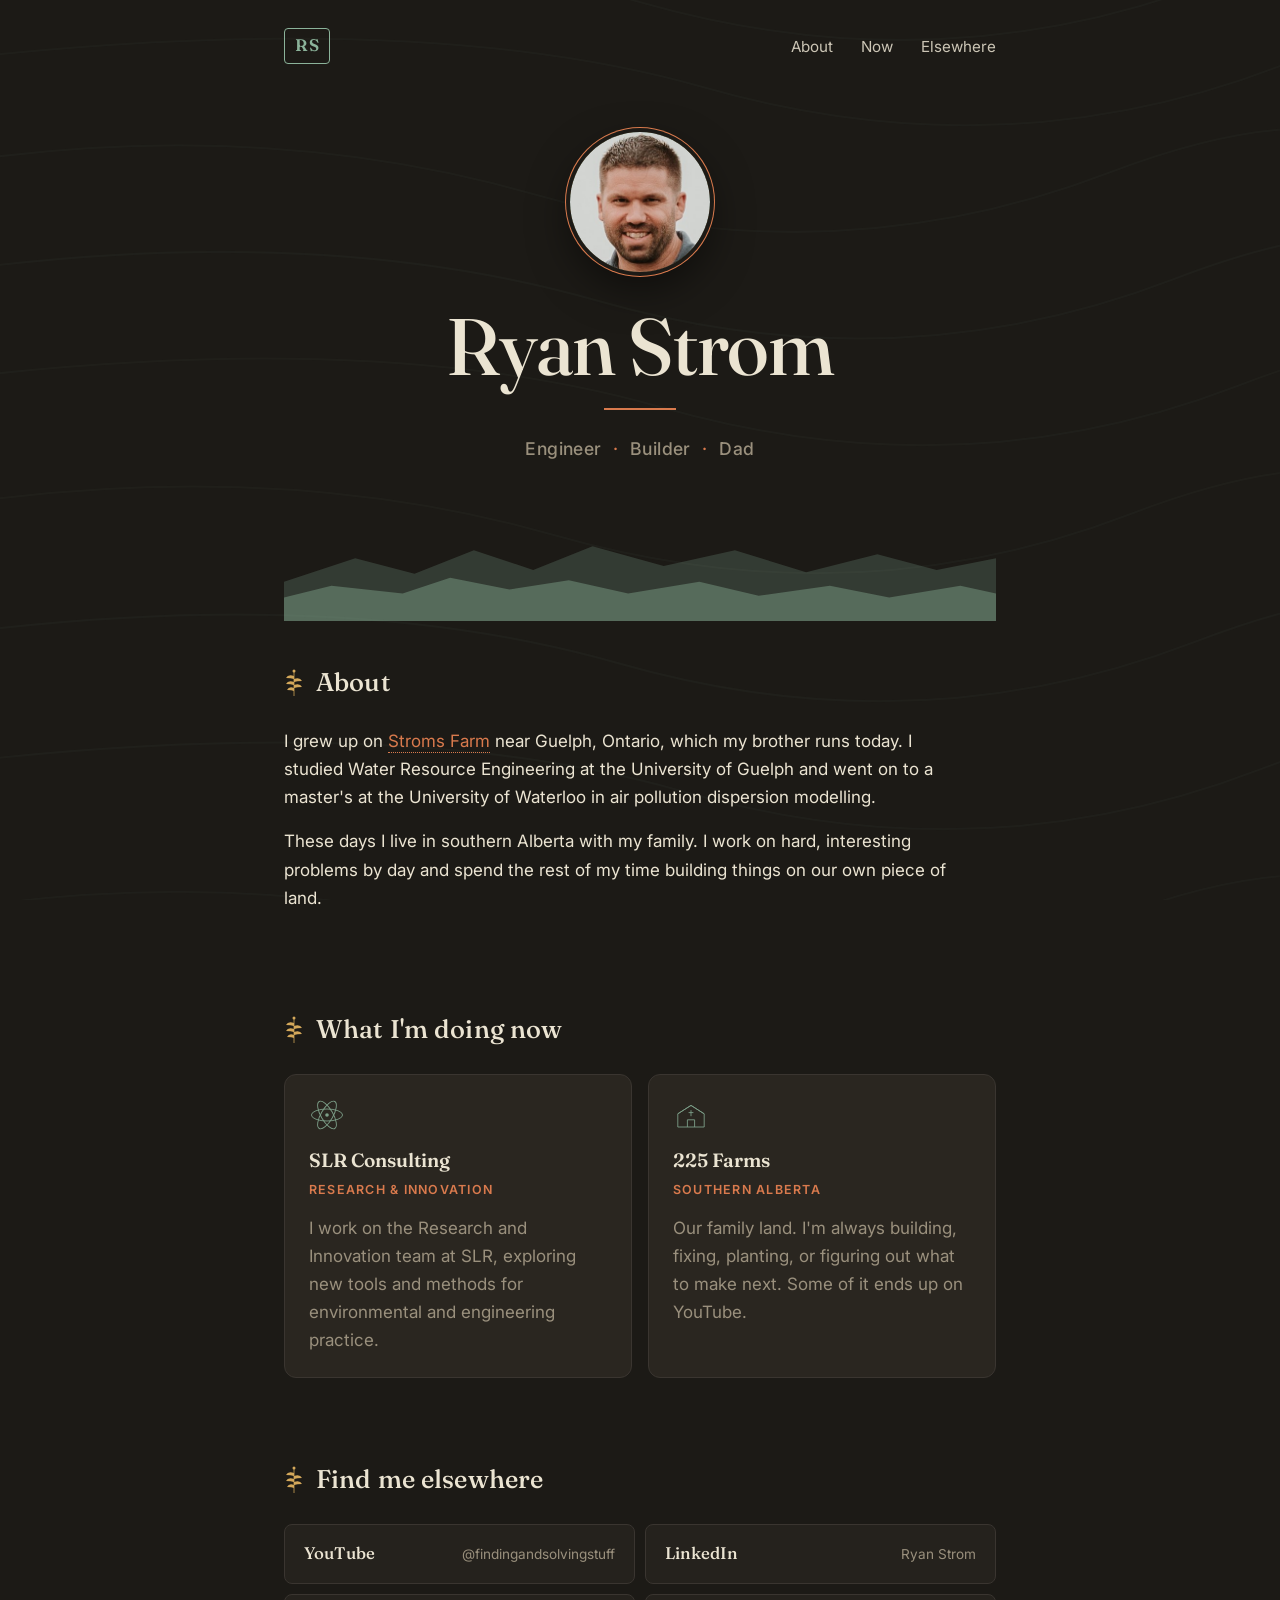
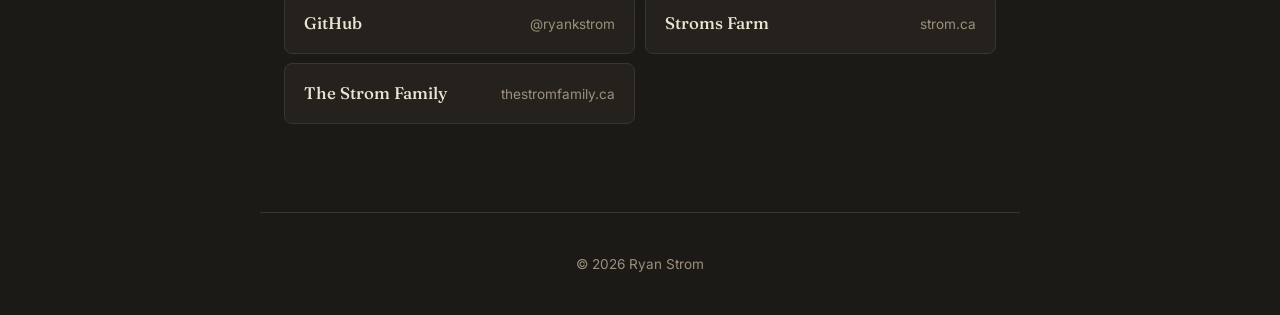
<file: index.html>
<!doctype html>
<html lang="en">
<head>
  <meta charset="utf-8">
  <meta name="viewport" content="width=device-width, initial-scale=1">
  <meta name="color-scheme" content="dark">
  <title>Ryan Strom</title>
  <meta name="description" content="Ryan Strom — engineer, builder, dad. SLR Research & Innovation. 225 Farms, southern Alberta.">
  <link rel="preconnect" href="https://fonts.googleapis.com">
  <link rel="preconnect" href="https://fonts.gstatic.com" crossorigin>
  <link rel="stylesheet" href="https://fonts.googleapis.com/css2?family=Fraunces:opsz,wght@9..144,400;9..144,500;9..144,600&family=Inter:wght@400;500;600&display=swap">
  <link rel="stylesheet" href="styles.css">
</head>
<body>
  <!-- Decorative topo lines, full-page subtle background -->
  <svg class="topo-bg" aria-hidden="true" viewBox="0 0 1200 1600" preserveAspectRatio="xMidYMid slice">
    <defs>
      <pattern id="topo" x="0" y="0" width="1200" height="1600" patternUnits="userSpaceOnUse">
        <g fill="none" stroke="currentColor" stroke-width="1">
          <path d="M -100 200 Q 200 140 480 220 T 1000 200 T 1400 240"/>
          <path d="M -100 280 Q 260 220 540 300 T 1080 280 T 1400 320"/>
          <path d="M -100 360 Q 320 300 600 380 T 1140 360 T 1400 400"/>
          <path d="M -100 440 Q 380 380 660 460 T 1200 440 T 1400 480"/>
          <path d="M -100 540 Q 220 480 500 560 T 1040 540 T 1400 580"/>
          <path d="M -100 640 Q 280 580 560 660 T 1100 640 T 1400 680"/>
          <path d="M -100 740 Q 340 680 620 760 T 1160 740 T 1400 780"/>
          <path d="M -100 860 Q 240 800 520 880 T 1060 860 T 1400 900"/>
          <path d="M -100 980 Q 300 920 580 1000 T 1120 980 T 1400 1020"/>
          <path d="M -100 1100 Q 360 1040 640 1120 T 1180 1100 T 1400 1140"/>
          <path d="M -100 1240 Q 220 1180 500 1260 T 1040 1240 T 1400 1280"/>
          <path d="M -100 1380 Q 280 1320 560 1400 T 1100 1380 T 1400 1420"/>
        </g>
      </pattern>
    </defs>
    <rect width="100%" height="100%" fill="url(#topo)"/>
  </svg>

  <header class="site-header">
    <a class="brand" href="#top">RS</a>
    <nav>
      <a href="#about">About</a>
      <a href="#now">Now</a>
      <a href="#elsewhere">Elsewhere</a>
    </nav>
  </header>

  <main id="top">
    <section class="hero">
      <div class="avatar" aria-label="Ryan Strom">
        <span class="avatar-monogram">RS</span>
        <img src="avatar.jpg" alt="Ryan Strom" onerror="this.style.display='none'">
      </div>
      <h1>Ryan Strom</h1>
      <p class="tagline">Engineer <span class="dot">·</span> Builder <span class="dot">·</span> Dad</p>

      <!-- Mountain horizon -->
      <svg class="horizon" aria-hidden="true" viewBox="0 0 1200 140" preserveAspectRatio="none">
        <path class="ridge-back" d="M 0 140 L 0 90 L 120 60 L 220 80 L 320 50 L 420 75 L 520 45 L 640 70 L 760 50 L 880 78 L 1000 55 L 1100 75 L 1200 60 L 1200 140 Z"/>
        <path class="ridge-front" d="M 0 140 L 0 110 L 80 95 L 200 105 L 280 85 L 380 100 L 480 88 L 580 105 L 700 90 L 800 108 L 920 95 L 1020 110 L 1140 95 L 1200 105 L 1200 140 Z"/>
      </svg>
    </section>

    <section id="about" class="prose">
      <div class="section-head">
        <svg class="sprig" aria-hidden="true" viewBox="0 0 40 60">
          <path d="M 20 58 L 20 8" stroke="currentColor" stroke-width="1.5" fill="none"/>
          <path d="M 20 18 Q 8 14 4 22 Q 14 22 20 24 Z" fill="currentColor"/>
          <path d="M 20 24 Q 32 20 36 28 Q 26 28 20 30 Z" fill="currentColor"/>
          <path d="M 20 30 Q 8 26 4 34 Q 14 34 20 36 Z" fill="currentColor"/>
          <path d="M 20 36 Q 32 32 36 40 Q 26 40 20 42 Z" fill="currentColor"/>
          <path d="M 20 42 Q 10 38 6 46 Q 16 46 20 48 Z" fill="currentColor"/>
          <circle cx="20" cy="8" r="3" fill="currentColor"/>
        </svg>
        <h2>About</h2>
      </div>
      <p>
        I grew up on <a href="https://strom.ca">Stroms Farm</a> near Guelph, Ontario,
        which my brother runs today. I studied Water Resource Engineering at the
        University of Guelph and went on to a master's at the University of Waterloo
        in air pollution dispersion modelling.
      </p>
      <p>
        These days I live in southern Alberta with my family. I work on hard,
        interesting problems by day and spend the rest of my time building things
        on our own piece of land.
      </p>
    </section>

    <section id="now" class="now">
      <div class="section-head">
        <svg class="sprig" aria-hidden="true" viewBox="0 0 40 60">
          <path d="M 20 58 L 20 8" stroke="currentColor" stroke-width="1.5" fill="none"/>
          <path d="M 20 18 Q 8 14 4 22 Q 14 22 20 24 Z" fill="currentColor"/>
          <path d="M 20 24 Q 32 20 36 28 Q 26 28 20 30 Z" fill="currentColor"/>
          <path d="M 20 30 Q 8 26 4 34 Q 14 34 20 36 Z" fill="currentColor"/>
          <path d="M 20 36 Q 32 32 36 40 Q 26 40 20 42 Z" fill="currentColor"/>
          <path d="M 20 42 Q 10 38 6 46 Q 16 46 20 48 Z" fill="currentColor"/>
          <circle cx="20" cy="8" r="3" fill="currentColor"/>
        </svg>
        <h2>What I'm doing now</h2>
      </div>
      <div class="cards">
        <article class="card">
          <div class="card-glyph" aria-hidden="true">
            <!-- Atom / molecule for research -->
            <svg viewBox="0 0 60 60">
              <ellipse cx="30" cy="30" rx="26" ry="10" stroke="currentColor" stroke-width="1.5" fill="none"/>
              <ellipse cx="30" cy="30" rx="26" ry="10" stroke="currentColor" stroke-width="1.5" fill="none" transform="rotate(60 30 30)"/>
              <ellipse cx="30" cy="30" rx="26" ry="10" stroke="currentColor" stroke-width="1.5" fill="none" transform="rotate(120 30 30)"/>
              <circle cx="30" cy="30" r="3" fill="currentColor"/>
            </svg>
          </div>
          <h3>SLR Consulting</h3>
          <p class="card-sub">Research &amp; Innovation</p>
          <p>
            I work on the Research and Innovation team at SLR, exploring new tools
            and methods for environmental and engineering practice.
          </p>
        </article>
        <article class="card">
          <div class="card-glyph" aria-hidden="true">
            <!-- Barn silhouette for farm -->
            <svg viewBox="0 0 60 60">
              <path d="M 8 50 L 8 28 L 30 14 L 52 28 L 52 50 Z" stroke="currentColor" stroke-width="1.5" fill="none"/>
              <path d="M 8 28 L 30 14 L 52 28" stroke="currentColor" stroke-width="1.5" fill="none"/>
              <path d="M 24 50 L 24 38 L 36 38 L 36 50" stroke="currentColor" stroke-width="1.5" fill="none"/>
              <path d="M 30 22 L 30 32" stroke="currentColor" stroke-width="1.5" fill="none"/>
              <path d="M 26 26 L 34 26" stroke="currentColor" stroke-width="1.5" fill="none"/>
            </svg>
          </div>
          <h3>225 Farms</h3>
          <p class="card-sub">Southern Alberta</p>
          <p>
            Our family land. I'm always building, fixing, planting, or figuring
            out what to make next. Some of it ends up on YouTube.
          </p>
        </article>
      </div>
    </section>

    <section id="elsewhere" class="elsewhere">
      <div class="section-head">
        <svg class="sprig" aria-hidden="true" viewBox="0 0 40 60">
          <path d="M 20 58 L 20 8" stroke="currentColor" stroke-width="1.5" fill="none"/>
          <path d="M 20 18 Q 8 14 4 22 Q 14 22 20 24 Z" fill="currentColor"/>
          <path d="M 20 24 Q 32 20 36 28 Q 26 28 20 30 Z" fill="currentColor"/>
          <path d="M 20 30 Q 8 26 4 34 Q 14 34 20 36 Z" fill="currentColor"/>
          <path d="M 20 36 Q 32 32 36 40 Q 26 40 20 42 Z" fill="currentColor"/>
          <path d="M 20 42 Q 10 38 6 46 Q 16 46 20 48 Z" fill="currentColor"/>
          <circle cx="20" cy="8" r="3" fill="currentColor"/>
        </svg>
        <h2>Find me elsewhere</h2>
      </div>
      <ul class="link-grid">
        <li>
          <a href="https://www.youtube.com/@findingandsolvingstuff" rel="me">
            <span class="link-label">YouTube</span>
            <span class="link-handle">@findingandsolvingstuff</span>
          </a>
        </li>
        <li>
          <a href="https://www.linkedin.com/in/" rel="me">
            <span class="link-label">LinkedIn</span>
            <span class="link-handle">Ryan Strom</span>
          </a>
        </li>
        <li>
          <a href="https://github.com/ryankstrom" rel="me">
            <span class="link-label">GitHub</span>
            <span class="link-handle">@ryankstrom</span>
          </a>
        </li>
        <li>
          <a href="https://strom.ca">
            <span class="link-label">Stroms Farm</span>
            <span class="link-handle">strom.ca</span>
          </a>
        </li>
        <li>
          <a href="https://thestromfamily.ca">
            <span class="link-label">The Strom Family</span>
            <span class="link-handle">thestromfamily.ca</span>
          </a>
        </li>
      </ul>
    </section>
  </main>

  <footer>
    <p>&copy; <span id="year">2026</span> Ryan Strom</p>
  </footer>

  <script>
    document.getElementById('year').textContent = new Date().getFullYear();
  </script>
</body>
</html>
</file>
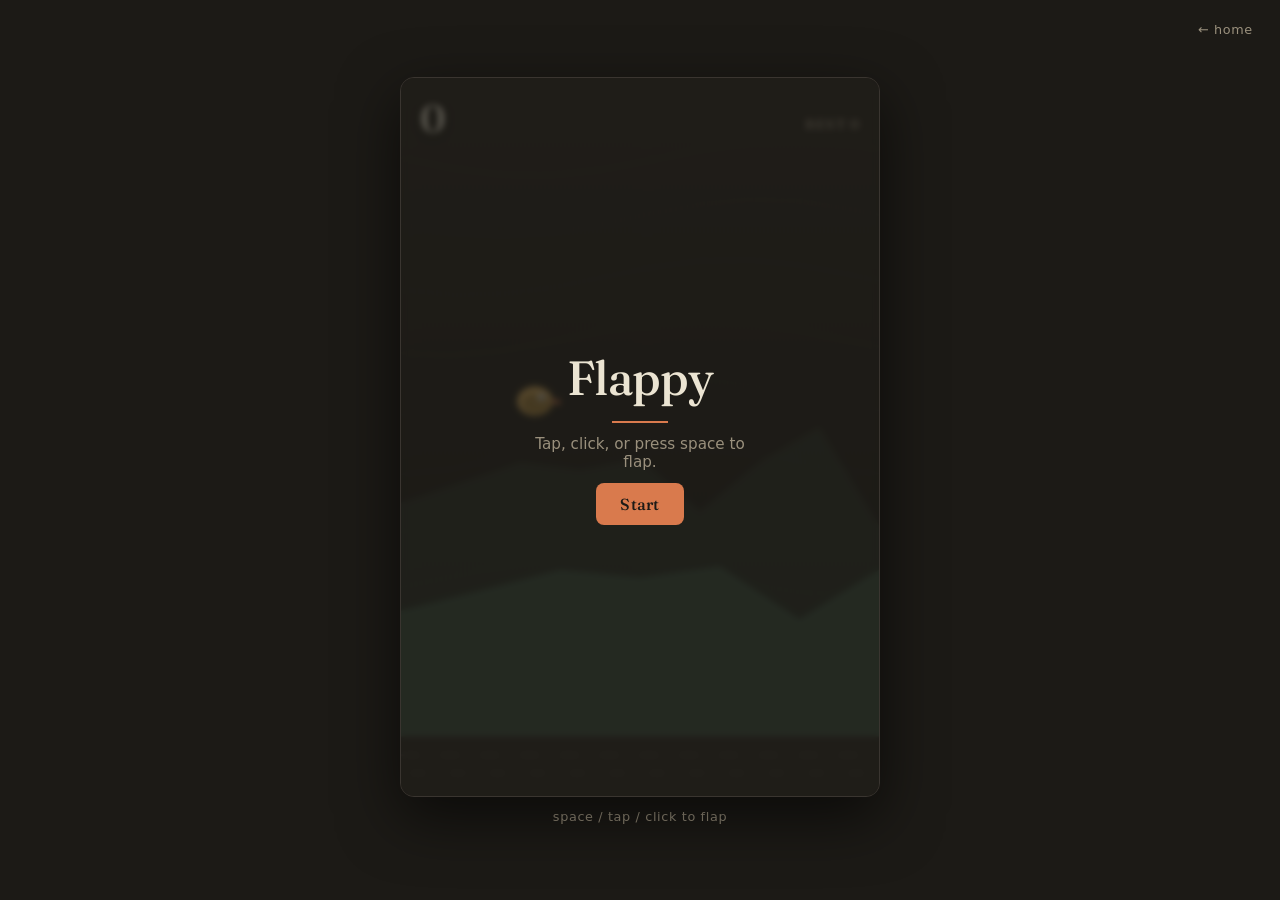
<file: flappy.html>
<!doctype html>
<html lang="en">
<head>
  <meta charset="utf-8">
  <meta name="viewport" content="width=device-width, initial-scale=1, maximum-scale=1, user-scalable=no">
  <meta name="color-scheme" content="dark">
  <title>Flappy — Ryan Strom</title>
  <link rel="preconnect" href="https://fonts.googleapis.com">
  <link rel="preconnect" href="https://fonts.gstatic.com" crossorigin>
  <link rel="stylesheet" href="https://fonts.googleapis.com/css2?family=Fraunces:opsz,wght@9..144,500;9..144,600&display=swap">
  <style>
    :root {
      --bg: #1c1a16;
      --sky-top: #2a2620;
      --sky-bot: #1c1a16;
      --text: #ebe4d2;
      --muted: #9a907d;
      --forest: #8bb39a;
      --forest-dark: #4a6a55;
      --rust: #d97a4d;
      --wheat: #d4a85a;
      --hairline: #3a3530;
    }
    * { box-sizing: border-box; margin: 0; padding: 0; }
    html, body {
      height: 100%;
      background: var(--bg);
      color: var(--text);
      font-family: -apple-system, BlinkMacSystemFont, "Segoe UI", system-ui, sans-serif;
      overflow: hidden;
      user-select: none;
      -webkit-user-select: none;
      -webkit-tap-highlight-color: transparent;
    }
    body {
      display: flex;
      align-items: center;
      justify-content: center;
      flex-direction: column;
      gap: 0.75rem;
      padding: 1rem;
    }
    .stage {
      position: relative;
      width: min(100vw - 2rem, 480px);
      aspect-ratio: 2/3;
      max-height: calc(100vh - 4rem);
      border: 1px solid var(--hairline);
      border-radius: 14px;
      overflow: hidden;
      box-shadow: 0 20px 60px rgba(0,0,0,0.6);
    }
    canvas {
      width: 100%;
      height: 100%;
      display: block;
      cursor: pointer;
    }
    .hud {
      position: absolute;
      top: 1rem;
      left: 0;
      right: 0;
      display: flex;
      justify-content: space-between;
      padding: 0 1.2rem;
      pointer-events: none;
      font-family: "Fraunces", serif;
      font-weight: 600;
      z-index: 2;
    }
    .hud .score {
      font-size: 2.4rem;
      color: var(--text);
      text-shadow: 0 2px 8px rgba(0,0,0,0.7);
      letter-spacing: -0.02em;
    }
    .hud .best {
      font-size: 0.85rem;
      color: var(--muted);
      align-self: flex-end;
      padding-bottom: 0.6rem;
      letter-spacing: 0.08em;
      text-transform: uppercase;
    }
    .overlay {
      position: absolute;
      inset: 0;
      display: flex;
      flex-direction: column;
      align-items: center;
      justify-content: center;
      gap: 0.75rem;
      background: rgba(28, 26, 22, 0.7);
      backdrop-filter: blur(3px);
      -webkit-backdrop-filter: blur(3px);
      z-index: 3;
      text-align: center;
      padding: 1rem;
    }
    .overlay h1 {
      font-family: "Fraunces", serif;
      font-weight: 500;
      font-size: clamp(2rem, 7vw, 3rem);
      color: var(--text);
      letter-spacing: -0.015em;
    }
    .overlay h1::after {
      content: "";
      display: block;
      width: 3.5rem;
      height: 2px;
      background: var(--rust);
      margin: 0.85rem auto 0;
    }
    .overlay p {
      color: var(--muted);
      font-size: 0.95rem;
      max-width: 22ch;
    }
    .overlay .stats {
      display: flex;
      gap: 2rem;
      margin: 0.5rem 0 1rem;
    }
    .overlay .stat {
      display: flex;
      flex-direction: column;
      gap: 0.25rem;
    }
    .overlay .stat-label {
      font-size: 0.7rem;
      color: var(--muted);
      letter-spacing: 0.12em;
      text-transform: uppercase;
    }
    .overlay .stat-value {
      font-family: "Fraunces", serif;
      font-weight: 600;
      font-size: 1.8rem;
      color: var(--wheat);
      letter-spacing: -0.01em;
    }
    .overlay .stat-value.gold { color: var(--rust); }
    .overlay button {
      font-family: "Fraunces", serif;
      font-weight: 500;
      font-size: 1rem;
      color: var(--bg);
      background: var(--rust);
      border: none;
      padding: 0.7rem 1.5rem;
      border-radius: 8px;
      cursor: pointer;
      letter-spacing: 0.02em;
      transition: transform 0.1s ease, background 0.15s ease;
    }
    .overlay button:hover {
      background: var(--wheat);
      transform: translateY(-1px);
    }
    .overlay button:active { transform: translateY(0); }
    .overlay.hidden { display: none; }
    .hint {
      color: var(--muted);
      font-size: 0.8rem;
      letter-spacing: 0.05em;
    }
    .home-link {
      position: absolute;
      top: 1rem;
      right: 1rem;
      color: var(--muted);
      font-size: 0.8rem;
      text-decoration: none;
      letter-spacing: 0.05em;
      z-index: 4;
      padding: 0.4rem 0.7rem;
      border-radius: 6px;
      transition: color 0.15s ease, background 0.15s ease;
    }
    .home-link:hover {
      color: var(--text);
      background: rgba(255,255,255,0.05);
    }
  </style>
</head>
<body>
  <a class="home-link" href="/">← home</a>

  <div class="stage">
    <canvas id="game" width="480" height="720"></canvas>
    <div class="hud">
      <div class="score" id="score">0</div>
      <div class="best">Best <span id="best">0</span></div>
    </div>

    <div class="overlay" id="overlay">
      <h1 id="overlayTitle">Flappy</h1>
      <p id="overlayMsg">Tap, click, or press space to flap.</p>
      <div class="stats" id="stats" style="display:none">
        <div class="stat">
          <span class="stat-label">Score</span>
          <span class="stat-value" id="finalScore">0</span>
        </div>
        <div class="stat">
          <span class="stat-label">Best</span>
          <span class="stat-value gold" id="finalBest">0</span>
        </div>
      </div>
      <button id="startBtn">Start</button>
    </div>
  </div>
  <p class="hint">space / tap / click to flap</p>

  <script>
  (() => {
    const canvas = document.getElementById('game');
    const ctx = canvas.getContext('2d');
    const W = canvas.width;
    const H = canvas.height;

    const scoreEl = document.getElementById('score');
    const bestEl = document.getElementById('best');
    const overlay = document.getElementById('overlay');
    const overlayTitle = document.getElementById('overlayTitle');
    const overlayMsg = document.getElementById('overlayMsg');
    const startBtn = document.getElementById('startBtn');
    const statsEl = document.getElementById('stats');
    const finalScoreEl = document.getElementById('finalScore');
    const finalBestEl = document.getElementById('finalBest');

    const C = {
      bg: '#1c1a16',
      skyTop: '#2a2620',
      skyBot: '#1c1a16',
      mtnFar: '#3a4d40',
      mtnNear: '#4a6a55',
      ground: '#2a2620',
      groundLine: '#3a3530',
      pipe: '#5e8a6e',
      pipeDark: '#3f5e4a',
      pipeCap: '#8bb39a',
      bird: '#d4a85a',
      birdShade: '#a8843f',
      birdBeak: '#d97a4d',
      birdEye: '#1c1a16',
      topo: 'rgba(139, 179, 154, 0.06)',
    };

    const STATE = { READY: 'ready', PLAYING: 'playing', DEAD: 'dead' };
    let state = STATE.READY;

    const bird = {
      x: W * 0.28,
      y: H * 0.45,
      vy: 0,
      r: 16,
      rot: 0,
    };

    const physics = {
      gravity: 0.42,
      flap: -7.6,
      maxFall: 11,
    };

    const pipes = [];
    const pipeCfg = {
      width: 64,
      gap: 168,
      speed: 2.4,
      spacing: 230,
      minTop: 60,
    };

    let score = 0;
    let best = parseInt(localStorage.getItem('flappy_best') || '0', 10);
    bestEl.textContent = best;

    let groundOffset = 0;
    const groundH = 60;

    // Parallax mountains
    const mtnFar = generateMountains(8, 0.55);
    const mtnNear = generateMountains(6, 0.7);
    let mtnFarOffset = 0;
    let mtnNearOffset = 0;

    function generateMountains(count, heightFactor) {
      const points = [];
      const baseY = H * heightFactor;
      for (let i = 0; i <= count; i++) {
        points.push({
          x: (W / count) * i,
          y: baseY + (Math.sin(i * 1.7) + Math.cos(i * 2.3)) * 30,
        });
      }
      return points;
    }

    // Topo background paths
    const topoLines = [];
    for (let i = 0; i < 14; i++) {
      const y = 80 + i * 60;
      const path = [];
      for (let x = -50; x <= W + 50; x += 50) {
        path.push({
          x,
          y: y + Math.sin((x + i * 30) * 0.012) * 18,
        });
      }
      topoLines.push(path);
    }

    function reset() {
      bird.y = H * 0.45;
      bird.vy = 0;
      bird.rot = 0;
      pipes.length = 0;
      score = 0;
      scoreEl.textContent = '0';
      spawnPipe(W + 80);
      spawnPipe(W + 80 + pipeCfg.spacing);
      spawnPipe(W + 80 + pipeCfg.spacing * 2);
    }

    function spawnPipe(x) {
      const minTop = pipeCfg.minTop;
      const maxTop = H - groundH - pipeCfg.gap - 60;
      const topH = minTop + Math.random() * (maxTop - minTop);
      pipes.push({ x, topH, passed: false });
    }

    function flap() {
      if (state === STATE.READY) {
        startGame();
      }
      if (state === STATE.PLAYING) {
        bird.vy = physics.flap;
      }
    }

    function startGame() {
      reset();
      state = STATE.PLAYING;
      overlay.classList.add('hidden');
      bird.vy = physics.flap;
    }

    function die() {
      state = STATE.DEAD;
      if (score > best) {
        best = score;
        localStorage.setItem('flappy_best', String(best));
        bestEl.textContent = best;
      }
      overlayTitle.textContent = 'Game over';
      overlayMsg.textContent = '';
      overlayMsg.style.display = 'none';
      statsEl.style.display = 'flex';
      finalScoreEl.textContent = score;
      finalBestEl.textContent = best;
      startBtn.textContent = 'Try again';
      overlay.classList.remove('hidden');
    }

    function update() {
      if (state !== STATE.PLAYING) return;

      bird.vy += physics.gravity;
      if (bird.vy > physics.maxFall) bird.vy = physics.maxFall;
      bird.y += bird.vy;
      bird.rot = Math.max(-0.45, Math.min(1.2, bird.vy * 0.08));

      // Move pipes
      for (const p of pipes) p.x -= pipeCfg.speed;

      // Spawn new
      const last = pipes[pipes.length - 1];
      if (last && last.x < W - pipeCfg.spacing) {
        spawnPipe(last.x + pipeCfg.spacing);
      }

      // Remove off-screen
      while (pipes.length && pipes[0].x + pipeCfg.width < -10) pipes.shift();

      // Score
      for (const p of pipes) {
        if (!p.passed && p.x + pipeCfg.width < bird.x) {
          p.passed = true;
          score++;
          scoreEl.textContent = score;
        }
      }

      // Collisions
      if (bird.y + bird.r >= H - groundH) {
        bird.y = H - groundH - bird.r;
        die();
        return;
      }
      if (bird.y - bird.r <= 0) {
        bird.y = bird.r;
        bird.vy = 0;
      }
      for (const p of pipes) {
        if (bird.x + bird.r > p.x && bird.x - bird.r < p.x + pipeCfg.width) {
          if (bird.y - bird.r < p.topH || bird.y + bird.r > p.topH + pipeCfg.gap) {
            die();
            return;
          }
        }
      }

      groundOffset = (groundOffset + pipeCfg.speed) % 40;
      mtnFarOffset = (mtnFarOffset + 0.3) % W;
      mtnNearOffset = (mtnNearOffset + 0.7) % W;
    }

    function render() {
      // Sky gradient
      const g = ctx.createLinearGradient(0, 0, 0, H);
      g.addColorStop(0, C.skyTop);
      g.addColorStop(1, C.skyBot);
      ctx.fillStyle = g;
      ctx.fillRect(0, 0, W, H);

      // Topo lines
      ctx.strokeStyle = C.topo;
      ctx.lineWidth = 1;
      for (const path of topoLines) {
        ctx.beginPath();
        ctx.moveTo(path[0].x, path[0].y);
        for (let i = 1; i < path.length; i++) {
          ctx.lineTo(path[i].x, path[i].y);
        }
        ctx.stroke();
      }

      // Mountains far
      drawMountainRange(mtnFar, mtnFarOffset, C.mtnFar, 0.35);
      // Mountains near
      drawMountainRange(mtnNear, mtnNearOffset, C.mtnNear, 0.55);

      // Pipes
      for (const p of pipes) {
        drawPipe(p);
      }

      // Ground
      ctx.fillStyle = C.ground;
      ctx.fillRect(0, H - groundH, W, groundH);
      ctx.strokeStyle = C.groundLine;
      ctx.lineWidth = 1;
      ctx.beginPath();
      ctx.moveTo(0, H - groundH + 0.5);
      ctx.lineTo(W, H - groundH + 0.5);
      ctx.stroke();
      // Ground texture (dashes)
      ctx.fillStyle = C.groundLine;
      for (let x = -groundOffset; x < W; x += 40) {
        ctx.fillRect(x, H - groundH + 18, 18, 2);
        ctx.fillRect(x + 10, H - groundH + 36, 14, 2);
      }

      // Bird
      drawBird();
    }

    function drawMountainRange(points, offset, color, opacity) {
      ctx.save();
      ctx.globalAlpha = opacity;
      ctx.fillStyle = color;
      for (let shift = -W; shift <= W; shift += W) {
        ctx.beginPath();
        ctx.moveTo(points[0].x + shift - offset, H);
        for (const pt of points) {
          ctx.lineTo(pt.x + shift - offset, pt.y);
        }
        ctx.lineTo(points[points.length - 1].x + shift - offset, H);
        ctx.closePath();
        ctx.fill();
      }
      ctx.restore();
    }

    function drawPipe(p) {
      const x = p.x;
      const topBottom = p.topH;
      const botTop = p.topH + pipeCfg.gap;
      const w = pipeCfg.width;
      const capH = 22;
      const capOver = 6;

      // top body
      const grad1 = ctx.createLinearGradient(x, 0, x + w, 0);
      grad1.addColorStop(0, C.pipeDark);
      grad1.addColorStop(0.35, C.pipe);
      grad1.addColorStop(1, C.pipeDark);
      ctx.fillStyle = grad1;
      ctx.fillRect(x, 0, w, topBottom - capH);
      // top cap
      ctx.fillStyle = C.pipeCap;
      ctx.fillRect(x - capOver, topBottom - capH, w + capOver * 2, capH);
      ctx.fillStyle = C.pipeDark;
      ctx.fillRect(x - capOver, topBottom - 4, w + capOver * 2, 2);

      // bottom body
      ctx.fillStyle = grad1;
      ctx.fillRect(x, botTop + capH, w, H - groundH - (botTop + capH));
      // bottom cap
      ctx.fillStyle = C.pipeCap;
      ctx.fillRect(x - capOver, botTop, w + capOver * 2, capH);
      ctx.fillStyle = C.pipeDark;
      ctx.fillRect(x - capOver, botTop + 2, w + capOver * 2, 2);
    }

    function drawBird() {
      ctx.save();
      ctx.translate(bird.x, bird.y);
      ctx.rotate(bird.rot);

      // body
      ctx.fillStyle = C.bird;
      ctx.beginPath();
      ctx.ellipse(0, 0, bird.r + 2, bird.r - 1, 0, 0, Math.PI * 2);
      ctx.fill();

      // belly shade
      ctx.fillStyle = C.birdShade;
      ctx.beginPath();
      ctx.ellipse(2, 4, bird.r - 2, bird.r - 6, 0, 0, Math.PI * 2);
      ctx.fill();

      // wing (flaps based on velocity)
      const wingPhase = Math.sin(performance.now() * 0.02) * 0.5;
      ctx.fillStyle = C.birdShade;
      ctx.beginPath();
      ctx.ellipse(-3, -2 + wingPhase * 3, 9, 5, -0.3 + wingPhase * 0.3, 0, Math.PI * 2);
      ctx.fill();

      // beak
      ctx.fillStyle = C.birdBeak;
      ctx.beginPath();
      ctx.moveTo(bird.r - 2, 0);
      ctx.lineTo(bird.r + 9, -2);
      ctx.lineTo(bird.r + 9, 4);
      ctx.closePath();
      ctx.fill();

      // eye
      ctx.fillStyle = '#fff';
      ctx.beginPath();
      ctx.arc(7, -4, 3.5, 0, Math.PI * 2);
      ctx.fill();
      ctx.fillStyle = C.birdEye;
      ctx.beginPath();
      ctx.arc(8, -4, 1.8, 0, Math.PI * 2);
      ctx.fill();

      ctx.restore();
    }

    function loop() {
      update();
      render();
      requestAnimationFrame(loop);
    }

    // Input
    function onInput(e) {
      if (e) e.preventDefault();
      if (state === STATE.DEAD) return;
      flap();
    }
    canvas.addEventListener('mousedown', onInput);
    canvas.addEventListener('touchstart', onInput, { passive: false });
    window.addEventListener('keydown', (e) => {
      if (e.code === 'Space' || e.code === 'ArrowUp') {
        e.preventDefault();
        if (state === STATE.DEAD) {
          startGame();
        } else {
          flap();
        }
      }
    });

    startBtn.addEventListener('click', (e) => {
      e.preventDefault();
      e.stopPropagation();
      overlayMsg.style.display = '';
      statsEl.style.display = 'none';
      startGame();
    });

    // Init
    reset();
    state = STATE.READY;
    requestAnimationFrame(loop);
  })();
  </script>
</body>
</html>
</file>
<file: styles.css>
:root {
  --bg: #1c1a16;
  --bg-elev: #25221d;
  --bg-card: #2a2620;
  --text: #ebe4d2;
  --muted: #9a907d;
  --forest: #8bb39a;
  --rust: #d97a4d;
  --wheat: #d4a85a;
  --hairline: #3a3530;
  --hairline-strong: #4a4339;
  --serif: "Fraunces", Georgia, "Times New Roman", serif;
  --sans: "Inter", -apple-system, BlinkMacSystemFont, "Segoe UI", system-ui, sans-serif;
}

* { box-sizing: border-box; }

html { scroll-behavior: smooth; }

body {
  margin: 0;
  background: var(--bg);
  color: var(--text);
  font-family: var(--sans);
  font-size: 17px;
  line-height: 1.65;
  -webkit-font-smoothing: antialiased;
  text-rendering: optimizeLegibility;
  position: relative;
  min-height: 100vh;
}

/* Background topo lines */
.topo-bg {
  position: fixed;
  inset: 0;
  width: 100%;
  height: 100%;
  pointer-events: none;
  color: var(--forest);
  opacity: 0.07;
  z-index: 0;
}

a { color: var(--rust); text-decoration: none; }
a:hover { text-decoration: underline; text-underline-offset: 3px; }

main, .site-header, footer {
  max-width: 760px;
  margin: 0 auto;
  padding: 0 1.5rem;
  position: relative;
  z-index: 1;
}

/* Header */
.site-header {
  display: flex;
  align-items: center;
  justify-content: space-between;
  padding-top: 1.75rem;
  padding-bottom: 1.75rem;
}

.brand {
  font-family: var(--serif);
  font-weight: 600;
  font-size: 1.05rem;
  letter-spacing: 0.06em;
  color: var(--forest);
  border: 1.5px solid var(--forest);
  padding: 0.2rem 0.6rem;
  border-radius: 4px;
  transition: background 0.15s ease, color 0.15s ease;
}
.brand:hover {
  text-decoration: none;
  background: var(--forest);
  color: var(--bg);
}

.site-header nav {
  display: flex;
  gap: 1.75rem;
}
.site-header nav a {
  color: var(--text);
  font-size: 0.95rem;
  opacity: 0.85;
  transition: opacity 0.15s ease;
}
.site-header nav a:hover {
  opacity: 1;
  text-decoration: none;
  color: var(--rust);
}

/* Hero */
.hero {
  padding: 2.5rem 0 0;
  position: relative;
  text-align: center;
}

/* Avatar */
.avatar {
  position: relative;
  width: 140px;
  height: 140px;
  margin: 0 auto 2rem;
  border-radius: 50%;
  background: linear-gradient(135deg, #2f4a36 0%, #1d2d22 100%);
  box-shadow:
    0 0 0 4px var(--bg),
    0 0 0 5px var(--rust),
    0 16px 40px rgba(0, 0, 0, 0.5);
  overflow: hidden;
  display: flex;
  align-items: center;
  justify-content: center;
}
.avatar-monogram {
  font-family: var(--serif);
  font-weight: 500;
  font-size: 3.4rem;
  color: var(--wheat);
  letter-spacing: -0.02em;
  user-select: none;
}
.avatar img {
  position: absolute;
  inset: 0;
  width: 100%;
  height: 100%;
  object-fit: cover;
  border-radius: 50%;
}

.eyebrow {
  font-family: var(--serif);
  font-style: italic;
  color: var(--muted);
  margin: 0 0 0.5rem;
  font-size: 1.05rem;
}
.hero h1 {
  font-family: var(--serif);
  font-weight: 500;
  font-size: clamp(3rem, 8vw, 5rem);
  margin: 0 0 1rem;
  line-height: 1.05;
  letter-spacing: -0.015em;
  color: var(--text);
}
.hero h1::after {
  content: "";
  display: block;
  width: 4.5rem;
  height: 2px;
  background: var(--rust);
  margin: 1.25rem auto 0;
}
.tagline {
  font-size: 1.1rem;
  color: var(--muted);
  margin: 1.5rem 0 0;
  font-weight: 500;
  letter-spacing: 0.02em;
}
.tagline .dot { color: var(--rust); margin: 0 0.4rem; }

/* Mountain horizon */
.horizon {
  display: block;
  width: 100%;
  height: 110px;
  margin-top: 3rem;
}
.ridge-back { fill: var(--forest); opacity: 0.22; }
.ridge-front { fill: var(--forest); opacity: 0.4; }

/* Sections */
section { padding: 2.5rem 0; }

.section-head {
  display: flex;
  align-items: center;
  gap: 0.75rem;
  margin-bottom: 1.5rem;
}
.section-head h2 {
  font-family: var(--serif);
  font-weight: 500;
  font-size: 1.6rem;
  color: var(--text);
  margin: 0;
  letter-spacing: 0.005em;
}
.sprig {
  width: 20px;
  height: 30px;
  color: var(--wheat);
  flex-shrink: 0;
}

/* About */
.prose p {
  margin: 0 0 1rem;
  max-width: 62ch;
  color: var(--text);
}
.prose a {
  color: var(--rust);
  border-bottom: 1px dotted var(--rust);
  padding-bottom: 1px;
}
.prose a:hover {
  border-bottom-style: solid;
  text-decoration: none;
}

/* Now / cards */
.cards {
  display: grid;
  grid-template-columns: 1fr;
  gap: 1rem;
}
@media (min-width: 640px) {
  .cards { grid-template-columns: 1fr 1fr; }
}
.card {
  background: var(--bg-card);
  border: 1px solid var(--hairline);
  border-radius: 12px;
  padding: 1.4rem 1.5rem;
  position: relative;
  transition: border-color 0.2s ease, transform 0.2s ease;
}
.card:hover {
  border-color: var(--hairline-strong);
  transform: translateY(-2px);
}
.card-glyph {
  width: 36px;
  height: 36px;
  color: var(--forest);
  margin-bottom: 0.75rem;
  opacity: 0.85;
}
.card-glyph svg {
  width: 100%;
  height: 100%;
  display: block;
}
.card h3 {
  font-family: var(--serif);
  font-weight: 600;
  font-size: 1.2rem;
  margin: 0 0 0.2rem;
  color: var(--text);
}
.card-sub {
  color: var(--rust);
  font-size: 0.78rem;
  font-weight: 600;
  text-transform: uppercase;
  letter-spacing: 0.1em;
  margin: 0 0 0.85rem;
}
.card p:last-child { margin: 0; color: var(--muted); }

/* Elsewhere */
.link-grid {
  list-style: none;
  padding: 0;
  margin: 0;
  display: grid;
  grid-template-columns: 1fr;
  gap: 0.6rem;
}
@media (min-width: 640px) {
  .link-grid { grid-template-columns: 1fr 1fr; }
}
.link-grid a {
  display: flex;
  justify-content: space-between;
  align-items: baseline;
  padding: 0.95rem 1.2rem;
  border: 1px solid var(--hairline);
  border-radius: 8px;
  background: var(--bg-elev);
  color: var(--text);
  transition: background 0.15s ease, border-color 0.15s ease, transform 0.15s ease;
}
.link-grid a:hover {
  background: var(--bg-card);
  border-color: var(--rust);
  text-decoration: none;
  transform: translateX(2px);
}
.link-label {
  font-family: var(--serif);
  font-weight: 500;
  font-size: 1.05rem;
}
.link-handle {
  color: var(--muted);
  font-size: 0.85rem;
}

/* Footer */
footer {
  padding-top: 2.5rem;
  padding-bottom: 2.5rem;
  color: var(--muted);
  font-size: 0.85rem;
  border-top: 1px solid var(--hairline);
  margin-top: 3rem;
  text-align: center;
}
footer p { margin: 0; }

@media (prefers-reduced-motion: reduce) {
  html { scroll-behavior: auto; }
  .card, .link-grid a { transition: none; }
}
</file>
